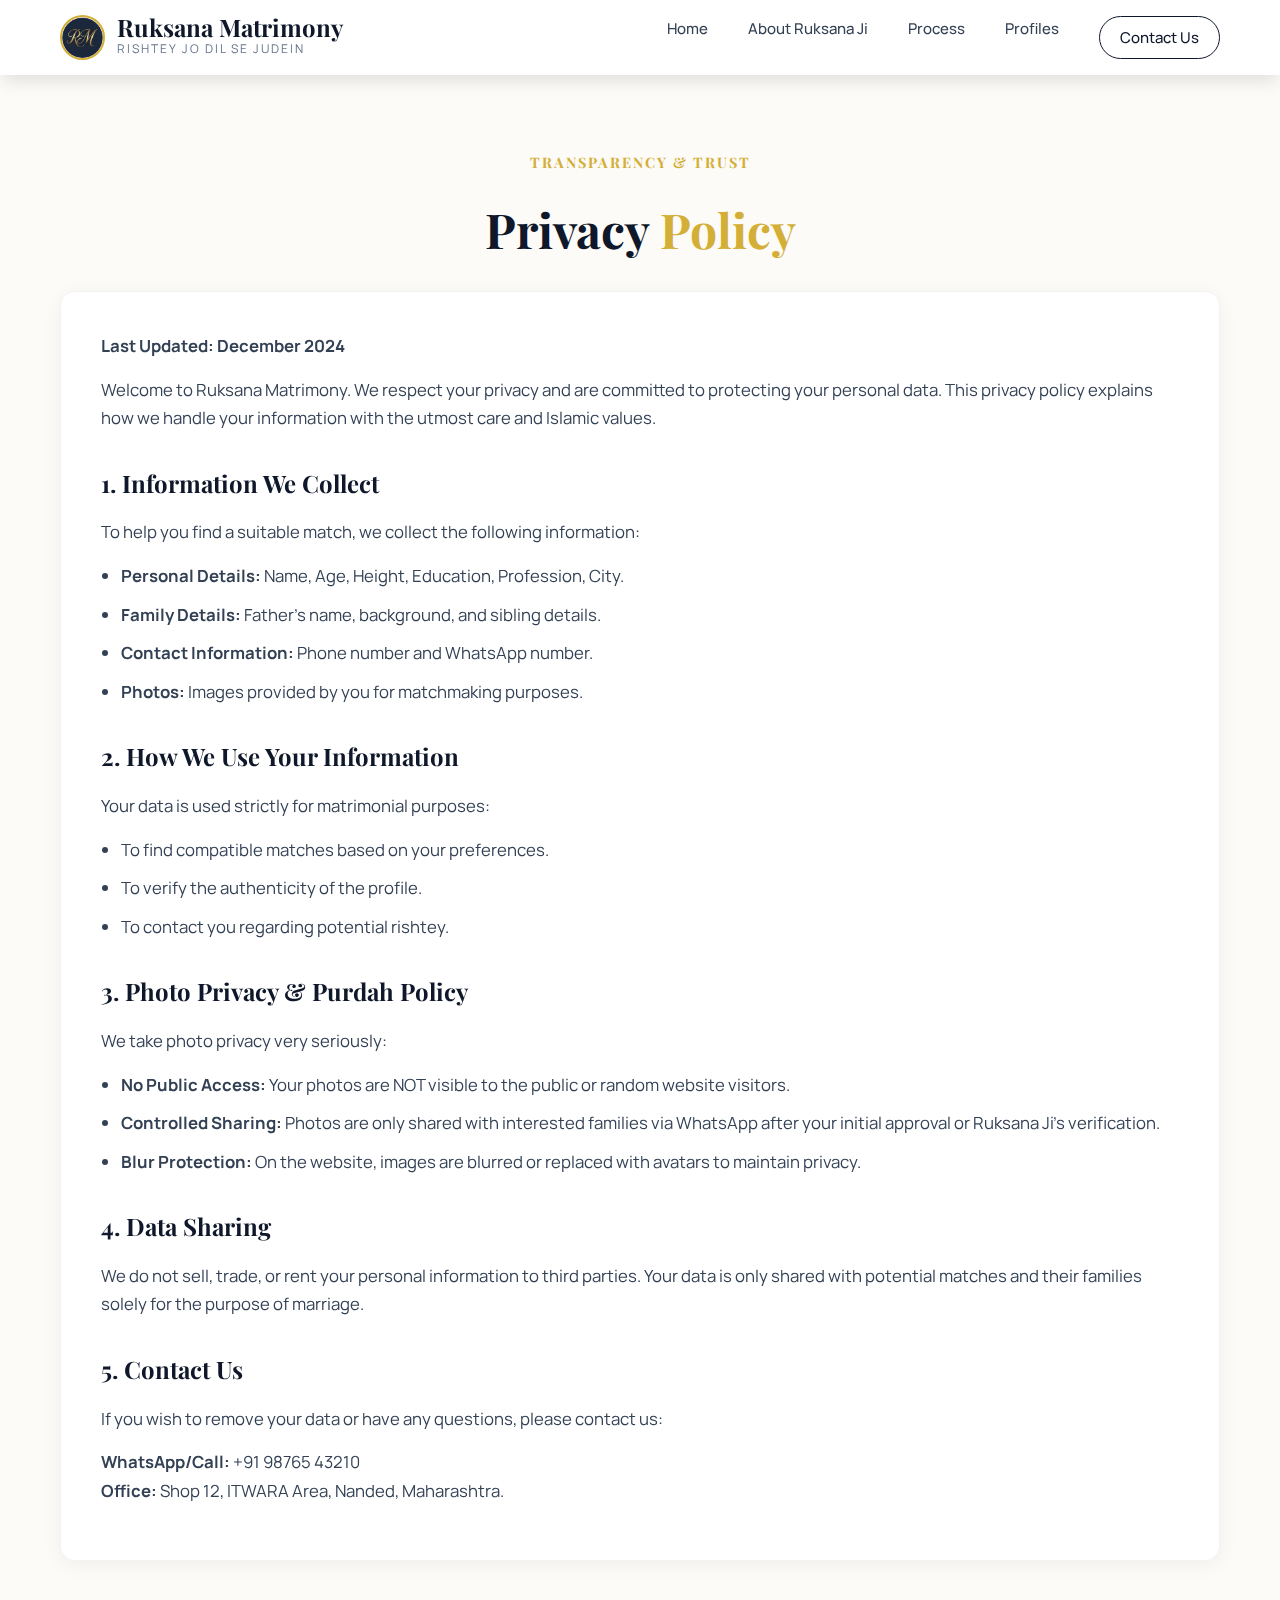
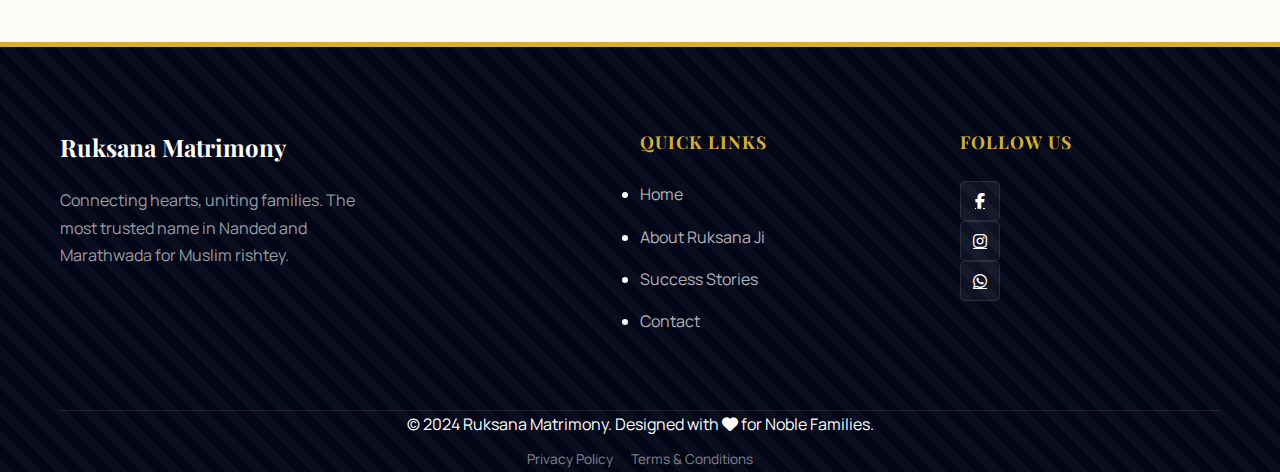
<file: privacy-policy.html>
<!DOCTYPE html>
<html lang="en">
<head>
    <meta charset="UTF-8">
    <meta name="viewport" content="width=device-width, initial-scale=1.0">
    <title>Privacy Policy - Ruksana Matrimony</title>
    <link rel="stylesheet" href="https://fonts.googleapis.com/css2?family=Playfair+Display:ital,wght@0,400;0,600;0,700;1,400&family=Manrope:wght@300;400;500;600&display=swap">
    <link rel="stylesheet" href="https://cdnjs.cloudflare.com/ajax/libs/font-awesome/6.4.0/css/all.min.css">
    <link rel="stylesheet" href="style.css">
    <link rel="icon" type="image/webp" href="favicon.webp">
    <style>
        /* Specific Styles for Legal Pages */
        .legal-section {
            padding: 150px 0 80px; /* Top padding fixed header ke liye */
            min-height: 80vh;
        }
        .legal-content {
            background: #fff;
            padding: 40px;
            border-radius: 15px;
            box-shadow: 0 4px 20px rgba(0,0,0,0.05);
            border: 1px solid rgba(0,0,0,0.05);
        }
        .legal-content h3 {
            color: var(--primary);
            margin-top: 30px;
            margin-bottom: 15px;
            font-size: 1.5rem;
        }
        .legal-content p, .legal-content ul {
            color: var(--text-main);
            margin-bottom: 15px;
            font-size: 1.05rem;
        }
        .legal-content ul {
            padding-left: 20px;
        }
        .legal-content li {
            margin-bottom: 10px;
        }
    </style>
</head>
<body>

    <header id="mainHeader" class="scrolled"> <div class="container header-container">
             <div class="logo">
                 <div class="logo-icon-box" style="background: transparent; border: none; box-shadow: none; padding: 0;">
                  <img src="favicon.webp" alt="RM Logo" style="width: 45px; height: 45px; border-radius: 50%; object-fit: cover; border: 2px solid var(--accent);">
                 </div>
    
             <div class="logo-text-group">
              <span class="logo-text">Ruksana Matrimony</span>
              <span class="logo-tagline">Rishtey Jo Dil Se Judein</span>
         </div>
       </div>
            
            <button class="mobile-menu-btn" id="mobileMenuBtn" style="color: var(--primary);">
                <i class="fas fa-bars"></i>
            </button>
            
            <nav class="nav-links" id="navLinks">
                <a href="index.html#home">Home</a>
                <a href="index.html#founder">About Ruksana Ji</a>
                <a href="index.html#process">Process</a>
                <a href="index.html#profiles">Profiles</a>
                <a href="index.html#contact" class="nav-cta">Contact Us</a>
            </nav>
        </div>
    </header>

    <section class="legal-section">
        <div class="container">
            <div class="section-header text-center">
                <h4 class="section-subtitle">Transparency & Trust</h4>
                <h2 class="section-title">Privacy <span class="highlight">Policy</span></h2>
            </div>

            <div class="legal-content fade-up">
                <p><strong>Last Updated: December 2024</strong></p>
                <p>Welcome to Ruksana Matrimony. We respect your privacy and are committed to protecting your personal data. This privacy policy explains how we handle your information with the utmost care and Islamic values.</p>

                <h3>1. Information We Collect</h3>
                <p>To help you find a suitable match, we collect the following information:</p>
                <ul>
                    <li><strong>Personal Details:</strong> Name, Age, Height, Education, Profession, City.</li>
                    <li><strong>Family Details:</strong> Father's name, background, and sibling details.</li>
                    <li><strong>Contact Information:</strong> Phone number and WhatsApp number.</li>
                    <li><strong>Photos:</strong> Images provided by you for matchmaking purposes.</li>
                </ul>

                <h3>2. How We Use Your Information</h3>
                <p>Your data is used strictly for matrimonial purposes:</p>
                <ul>
                    <li>To find compatible matches based on your preferences.</li>
                    <li>To verify the authenticity of the profile.</li>
                    <li>To contact you regarding potential rishtey.</li>
                </ul>

                <h3>3. Photo Privacy & Purdah Policy</h3>
                <p>We take photo privacy very seriously:</p>
                <ul>
                    <li><strong>No Public Access:</strong> Your photos are NOT visible to the public or random website visitors.</li>
                    <li><strong>Controlled Sharing:</strong> Photos are only shared with interested families via WhatsApp after your initial approval or Ruksana Ji's verification.</li>
                    <li><strong>Blur Protection:</strong> On the website, images are blurred or replaced with avatars to maintain privacy.</li>
                </ul>

                <h3>4. Data Sharing</h3>
                <p>We do not sell, trade, or rent your personal information to third parties. Your data is only shared with potential matches and their families solely for the purpose of marriage.</p>

                <h3>5. Contact Us</h3>
                <p>If you wish to remove your data or have any questions, please contact us:</p>
                <p><strong>WhatsApp/Call:</strong> +91 98765 43210<br>
                <strong>Office:</strong> Shop 12, ITWARA Area, Nanded, Maharashtra.</p>
            </div>
        </div>
    </section>

    <footer>
        <div class="container">
            <div class="footer-content">
                <div class="footer-brand">
                    <h2>Ruksana Matrimony</h2>
                    <p>Connecting hearts, uniting families. The most trusted name in Nanded and Marathwada for Muslim rishtey.</p>
                </div>
                <div class="footer-links">
                    <h3>Quick Links</h3>
                    <ul>
                        <li><a href="index.html#home">Home</a></li>
                        <li><a href="index.html#founder">About Ruksana Ji</a></li>
                        <li><a href="index.html#success">Success Stories</a></li>
                        <li><a href="index.html#contact">Contact</a></li>
                    </ul>
                </div>
                <div class="footer-social">
                    <h3>Follow Us</h3>
                    <div class="social-icons">
                        <a href="#"><i class="fab fa-facebook-f"></i></a>
                        <a href="#"><i class="fab fa-instagram"></i></a>
                        <a href="#"><i class="fab fa-whatsapp"></i></a>
                    </div>
                </div>
            </div>
                <div class="footer-bottom" style="display: flex; flex-direction: column; align-items: center; gap: 10px;">
    <p>© 2024 Ruksana Matrimony. Designed with <i class="fas fa-heart"></i> for Noble Families.</p>
    <div style="font-size: 0.85rem;">
        <a href="privacy-policy.html" style="color: rgba(255,255,255,0.5); text-decoration: none; margin-right: 15px;">Privacy Policy</a>
        <a href="terms-conditions.html" style="color: rgba(255,255,255,0.5); text-decoration: none;">Terms & Conditions</a>
    </div>
        </div>
    </footer>
    
    <script src="script.js"></script>
</body>
</html>
</file>
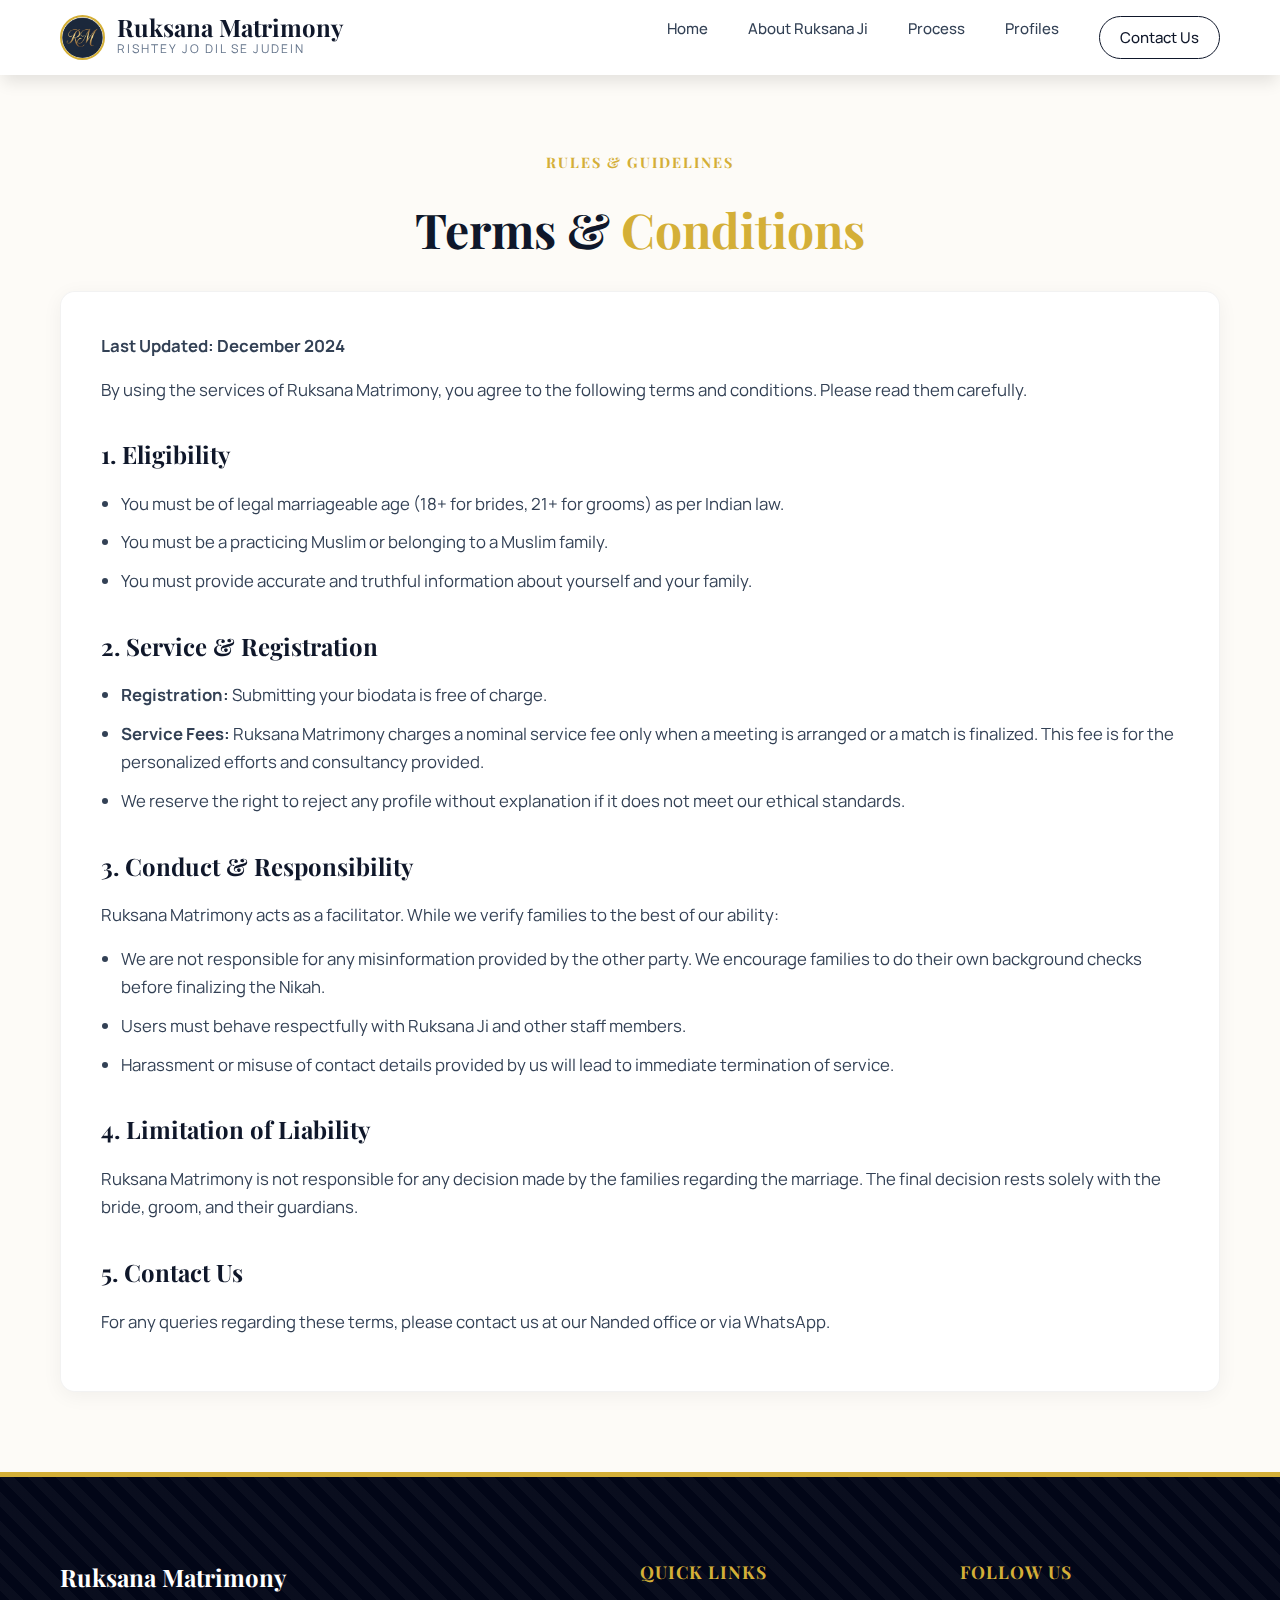
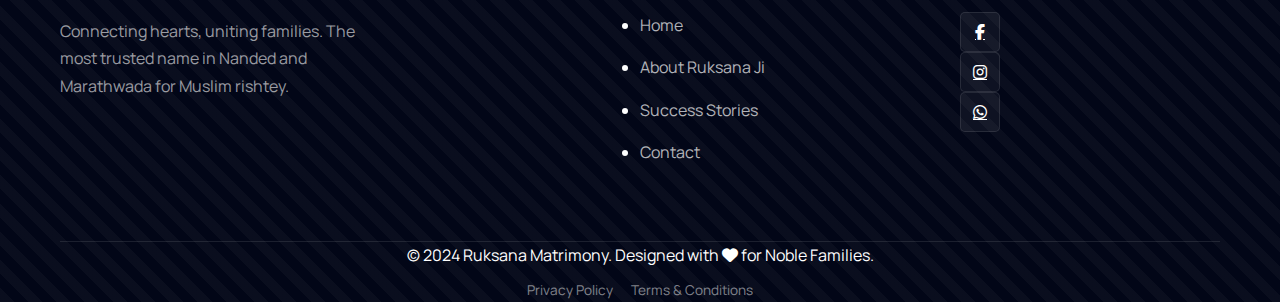
<file: terms-conditions.html>
<!DOCTYPE html>
<html lang="en">
<head>
    <meta charset="UTF-8">
    <meta name="viewport" content="width=device-width, initial-scale=1.0">
    <title>Terms & Conditions - Ruksana Matrimony</title>
    <link rel="stylesheet" href="https://fonts.googleapis.com/css2?family=Playfair+Display:ital,wght@0,400;0,600;0,700;1,400&family=Manrope:wght@300;400;500;600&display=swap">
    <link rel="stylesheet" href="https://cdnjs.cloudflare.com/ajax/libs/font-awesome/6.4.0/css/all.min.css">
    <link rel="stylesheet" href="style.css">
    <link rel="icon" type="image/webp" href="favicon.webp">
    <style>
        /* Specific Styles for Legal Pages */
        .legal-section {
            padding: 150px 0 80px;
            min-height: 80vh;
        }
        .legal-content {
            background: #fff;
            padding: 40px;
            border-radius: 15px;
            box-shadow: 0 4px 20px rgba(0,0,0,0.05);
            border: 1px solid rgba(0,0,0,0.05);
        }
        .legal-content h3 {
            color: var(--primary);
            margin-top: 30px;
            margin-bottom: 15px;
            font-size: 1.5rem;
        }
        .legal-content p, .legal-content ul {
            color: var(--text-main);
            margin-bottom: 15px;
            font-size: 1.05rem;
        }
        .legal-content ul {
            padding-left: 20px;
        }
        .legal-content li {
            margin-bottom: 10px;
        }
    </style>
</head>
<body>

    <header id="mainHeader" class="scrolled">
        <div class="container header-container">
             <div class="logo">
                 <div class="logo-icon-box" style="background: transparent; border: none; box-shadow: none; padding: 0;">
                  <img src="favicon.webp" alt="RM Logo" style="width: 45px; height: 45px; border-radius: 50%; object-fit: cover; border: 2px solid var(--accent);">
                 </div>
    
             <div class="logo-text-group">
              <span class="logo-text">Ruksana Matrimony</span>
              <span class="logo-tagline">Rishtey Jo Dil Se Judein</span>
         </div>
       </div>
            
            <button class="mobile-menu-btn" id="mobileMenuBtn" style="color: var(--primary);">
                <i class="fas fa-bars"></i>
            </button>
            
            <nav class="nav-links" id="navLinks">
                <a href="index.html#home">Home</a>
                <a href="index.html#founder">About Ruksana Ji</a>
                <a href="index.html#process">Process</a>
                <a href="index.html#profiles">Profiles</a>
                <a href="index.html#contact" class="nav-cta">Contact Us</a>
            </nav>
        </div>
    </header>

    <section class="legal-section">
        <div class="container">
            <div class="section-header text-center">
                <h4 class="section-subtitle">Rules & Guidelines</h4>
                <h2 class="section-title">Terms & <span class="highlight">Conditions</span></h2>
            </div>

            <div class="legal-content fade-up">
                <p><strong>Last Updated: December 2024</strong></p>
                <p>By using the services of Ruksana Matrimony, you agree to the following terms and conditions. Please read them carefully.</p>

                <h3>1. Eligibility</h3>
                <ul>
                    <li>You must be of legal marriageable age (18+ for brides, 21+ for grooms) as per Indian law.</li>
                    <li>You must be a practicing Muslim or belonging to a Muslim family.</li>
                    <li>You must provide accurate and truthful information about yourself and your family.</li>
                </ul>

                <h3>2. Service & Registration</h3>
                <ul>
                    <li><strong>Registration:</strong> Submitting your biodata is free of charge.</li>
                    <li><strong>Service Fees:</strong> Ruksana Matrimony charges a nominal service fee only when a meeting is arranged or a match is finalized. This fee is for the personalized efforts and consultancy provided.</li>
                    <li>We reserve the right to reject any profile without explanation if it does not meet our ethical standards.</li>
                </ul>

                <h3>3. Conduct & Responsibility</h3>
                <p>Ruksana Matrimony acts as a facilitator. While we verify families to the best of our ability:</p>
                <ul>
                    <li>We are not responsible for any misinformation provided by the other party. We encourage families to do their own background checks before finalizing the Nikah.</li>
                    <li>Users must behave respectfully with Ruksana Ji and other staff members.</li>
                    <li>Harassment or misuse of contact details provided by us will lead to immediate termination of service.</li>
                </ul>

                <h3>4. Limitation of Liability</h3>
                <p>Ruksana Matrimony is not responsible for any decision made by the families regarding the marriage. The final decision rests solely with the bride, groom, and their guardians.</p>

                <h3>5. Contact Us</h3>
                <p>For any queries regarding these terms, please contact us at our Nanded office or via WhatsApp.</p>
            </div>
        </div>
    </section>

    <footer>
        <div class="container">
            <div class="footer-content">
                <div class="footer-brand">
                    <h2>Ruksana Matrimony</h2>
                    <p>Connecting hearts, uniting families. The most trusted name in Nanded and Marathwada for Muslim rishtey.</p>
                </div>
                <div class="footer-links">
                    <h3>Quick Links</h3>
                    <ul>
                        <li><a href="index.html#home">Home</a></li>
                        <li><a href="index.html#founder">About Ruksana Ji</a></li>
                        <li><a href="index.html#success">Success Stories</a></li>
                        <li><a href="index.html#contact">Contact</a></li>
                    </ul>
                </div>
                <div class="footer-social">
                    <h3>Follow Us</h3>
                    <div class="social-icons">
                        <a href="#"><i class="fab fa-facebook-f"></i></a>
                        <a href="#"><i class="fab fa-instagram"></i></a>
                        <a href="#"><i class="fab fa-whatsapp"></i></a>
                    </div>
                </div>
            </div>
               <div class="footer-bottom" style="display: flex; flex-direction: column; align-items: center; gap: 10px;">
    <p>© 2024 Ruksana Matrimony. Designed with <i class="fas fa-heart"></i> for Noble Families.</p>
    <div style="font-size: 0.85rem;">
        <a href="privacy-policy.html" style="color: rgba(255,255,255,0.5); text-decoration: none; margin-right: 15px;">Privacy Policy</a>
        <a href="terms-conditions.html" style="color: rgba(255,255,255,0.5); text-decoration: none;">Terms & Conditions</a>
    </div>
        </div>
    </footer>
    
    <script src="script.js"></script>
</body>
</html>
</file>
<file: style.css>
:root {
    /* Premium Color Palette */
    --primary: #0f172a;        /* Royal Navy Blue */
    --secondary: #1e293b;      /* Darker Blue for Cards */
    --accent: #d4af37;         /* Luxury Gold */
    --accent-light: #f3e5ab;   /* Light Gold */
    --accent-hover: #b4941f;   /* Darker Gold for hover */
    --text-main: #334155;      /* Dark Slate for text */
    --text-light: #64748b;     /* Lighter Slate */
    --white: #ffffff;
    --off-white: #f8fafc;
    --success: #10b981;
    
    /* Effects */
    --shadow-sm: 0 4px 6px -1px rgba(0, 0, 0, 0.1);
    --shadow-md: 0 10px 15px -3px rgba(0, 0, 0, 0.1);
    --shadow-lg: 0 20px 25px -5px rgba(0, 0, 0, 0.1), 0 8px 10px -6px rgba(0, 0, 0, 0.1);
    --glow: 0 0 20px rgba(212, 175, 55, 0.4);
    
    /* Typography */
    --font-heading: 'Playfair Display', serif;
    --font-body: 'Manrope', sans-serif;
}

* {
    margin: 0;
    padding: 0;
    box-sizing: border-box;
}

html {
    scroll-behavior: smooth;
}

body {
    font-family: var(--font-body);
    background-color: var(--off-white);
    color: var(--text-main);
    line-height: 1.7;
    overflow-x: hidden;
}

h1, h2, h3, h4, h5 {
    font-family: var(--font-heading);
    color: var(--primary);
    font-weight: 700;
}

.container {
    max-width: 1200px;
    margin: 0 auto;
    padding: 0 20px;
}

/* --- Buttons with Shimmer Animation --- */
.btn {
    display: inline-flex;
    align-items: center;
    gap: 10px;
    padding: 14px 35px;
    border-radius: 50px;
    font-weight: 600;
    text-decoration: none;
    transition: all 0.4s cubic-bezier(0.4, 0, 0.2, 1);
    text-transform: uppercase;
    font-size: 0.9rem;
    letter-spacing: 0.5px;
    position: relative;
    overflow: hidden;
    z-index: 1;
}

.btn-primary {
    background: linear-gradient(135deg, var(--primary), var(--secondary));
    color: var(--white);
    border: 1px solid rgba(255,255,255,0.1);
    box-shadow: 0 10px 20px rgba(15, 23, 42, 0.3);
}

.btn-primary:hover {
    transform: translateY(-3px);
    box-shadow: 0 15px 30px rgba(15, 23, 42, 0.5);
    background: var(--primary);
}

.btn-gold {
    background: linear-gradient(135deg, var(--accent), #eec044);
    color: var(--primary);
    font-weight: 800;
}

.btn-gold:hover {
    background: var(--white);
    color: var(--primary);
    box-shadow: 0 0 15px var(--accent);
}

/* Shimmer Effect for Premium Feel */
.shimmer-btn::after {
    content: "";
    position: absolute;
    top: 0;
    left: -100%;
    width: 100%;
    height: 100%;
    background: linear-gradient(
        90deg,
        transparent,
        rgba(255, 255, 255, 0.4),
        transparent
    );
    transition: 0.5s;
    z-index: -1;
}

.shimmer-btn:hover::after {
    left: 100%;
    transition: 0.7s ease-in-out;
}

.btn-outline {
    border: 2px solid var(--white);
    color: var(--white);
    background: transparent;
}

.btn-outline:hover {
    background: var(--white);
    color: var(--primary);
}


/* --- Header --- */
header {
    position: fixed;
    top: 0;
    width: 100%;
    z-index: 1000;
    padding: 20px 0;
    transition: all 0.4s ease;
    background: linear-gradient(to bottom, rgba(0,0,0,0.8), transparent);
}

header.scrolled {
    background: rgba(255, 255, 255, 0.98);
    padding: 15px 0;
    box-shadow: var(--shadow-md);
}

.header-container {
    display: flex;
    justify-content: space-between;
    align-items: center;
}

.logo {
    display: flex;
    align-items: center;
    gap: 12px;
}

.logo-icon-box {
    width: 45px;
    height: 45px;
    background: var(--accent);
    color: var(--primary);
    display: flex;
    align-items: center;
    justify-content: center;
    border-radius: 50%;
    font-size: 20px;
    box-shadow: 0 0 10px rgba(212, 175, 55, 0.5);
}

.logo-text-group {
    display: flex;
    flex-direction: column;
}

.logo-text {
    font-family: var(--font-heading);
    font-size: 1.5rem;
    font-weight: 700;
    color: var(--white);
    line-height: 1;
}

header.scrolled .logo-text {
    color: var(--primary);
}

.logo-tagline {
    font-size: 0.75rem;
    color: var(--accent-light);
    text-transform: uppercase;
    letter-spacing: 2px;
}

header.scrolled .logo-tagline {
    color: var(--text-light);
}

.nav-links {
    display: flex;
    gap: 40px;
}

.nav-links a {
    text-decoration: none;
    color: rgba(255, 255, 255, 0.9);
    font-weight: 500;
    font-size: 15px;
    position: relative;
    transition: color 0.3s;
}

header.scrolled .nav-links a {
    color: var(--text-main);
}

.nav-links a::after {
    content: '';
    position: absolute;
    bottom: -5px;
    left: 0;
    width: 0;
    height: 2px;
    background: var(--accent);
    transition: width 0.3s;
}

.nav-links a:hover::after,
.nav-links a.active::after {
    width: 100%;
}

.nav-links .nav-cta {
    padding: 8px 20px;
    border: 1px solid var(--accent);
    border-radius: 30px;
    color: var(--accent) !important;
}

header.scrolled .nav-links .nav-cta {
    border-color: var(--primary);
    color: var(--primary) !important;
}

.nav-links .nav-cta:hover {
    background: var(--accent);
    color: var(--white) !important;
}

.mobile-menu-btn {
    display: none;
    background: none;
    border: none;
    color: var(--white);
    font-size: 24px;
    cursor: pointer;
}

header.scrolled .mobile-menu-btn {
    color: var(--primary);
}

/* --- Hero Section --- */
.hero {
    /* Height fix: min-height use karenge taaki mobile par kate nahi */
    min-height: 100vh; 
    height: auto; 
    background: url('https://images.unsplash.com/photo-1583939003579-730e3918a45a?ixlib=rb-4.0.3&auto=format&fit=crop&w=1920&q=80') no-repeat center center/cover;
    background-attachment: fixed;
    position: relative;
    display: flex;
    align-items: center; /* Center vertically */
    justify-content: center;
    overflow: hidden;
    /* Header ke liye jagah banayi taaki overlap na ho */
    padding-top: 120px; 
    padding-bottom: 50px;
}

@media (max-width: 768px) {
    .hero { background-attachment: scroll; }
}

.hero-overlay {
    position: absolute;
    top: 0;
    left: 0;
    width: 100%;
    height: 100%;
    /* Isse background dark ho jayega aur text pop karega */
    background: linear-gradient(135deg, rgba(0, 0, 0, 0.85) 0%, rgba(15, 23, 42, 0.8) 100%);
    z-index: 1;
}

.hero-content {
    position: relative;
    z-index: 2;
    text-align: center;
    max-width: 900px;
    margin: 0 auto;
    width: 100%;
}

.hero-badge {
    display: inline-block;
    padding: 8px 25px;
    background: rgba(255, 255, 255, 0.1);
    backdrop-filter: blur(5px);
    border: 1px solid var(--accent);
    border-radius: 30px;
    color: var(--accent-light);
    font-size: 0.9rem;
    letter-spacing: 1px;
    margin-bottom: 25px;
    text-transform: uppercase;
}

.hero h1 {
    font-size: 4.5rem;
    line-height: 1.1;
    color: var(--white);
    margin-bottom: 25px;
}

.hero p {
    font-size: 1.25rem;
    color: rgba(255, 255, 255, 0.85);
    margin-bottom: 40px;
    max-width: 650px;
    margin-left: auto;
    margin-right: auto;
}

/* Floating Shapes */
.floating-shape {
    position: absolute;
    border-radius: 50%;
    background: radial-gradient(circle, var(--accent) 0%, transparent 70%);
    opacity: 0.15;
    filter: blur(40px);
    z-index: 1;
    animation: float 8s infinite ease-in-out;
}

.shape-1 { width: 350px; height: 350px; top: -50px; left: -50px; }
.shape-2 { width: 450px; height: 450px; bottom: -100px; right: -100px; animation-delay: 4s; }

@keyframes float {
    0%, 100% { transform: translate(0, 0); }
    50% { transform: translate(30px, -30px); }
}

/* --- Stats Section --- */
.stats {
    margin-top: -80px;
    position: relative;
    z-index: 10;
    padding-bottom: 60px;
}

.stats-wrapper {
    background: var(--white);
    border-radius: 15px;
    padding: 40px;
    display: flex;
    justify-content: space-around;
    align-items: center;
    box-shadow: var(--shadow-lg);
    border-bottom: 5px solid var(--accent);
}

.stat-card {
    display: flex;
    align-items: center;
    gap: 20px;
}

.stat-icon-wrapper {
    width: 65px;
    height: 65px;
    border-radius: 50%;
    background: rgba(212, 175, 55, 0.1);
    display: flex;
    align-items: center;
    justify-content: center;
    color: var(--accent);
    font-size: 26px;
    border: 1px solid rgba(212, 175, 55, 0.3);
}

.pulse-anim {
    animation: pulse-glow 2s infinite;
}

@keyframes pulse-glow {
    0% { box-shadow: 0 0 0 0 rgba(212, 175, 55, 0.4); }
    70% { box-shadow: 0 0 0 10px rgba(212, 175, 55, 0); }
    100% { box-shadow: 0 0 0 0 rgba(212, 175, 55, 0); }
}

.stat-number {
    font-family: var(--font-heading);
    font-size: 2.5rem;
    font-weight: 700;
    color: var(--primary);
    line-height: 1;
}

.stat-text {
    color: var(--text-light);
    font-size: 0.9rem;
    text-transform: uppercase;
    font-weight: 600;
}

.stat-divider {
    width: 1px;
    height: 60px;
    background: #e2e8f0;
}

/* --- General Section Styles --- */
section {
    padding: 100px 0;
}

.section-subtitle {
    color: var(--accent);
    text-transform: uppercase;
    letter-spacing: 2px;
    font-size: 0.9rem;
    margin-bottom: 15px;
    display: block;
}

.section-title {
    font-size: 3rem;
    margin-bottom: 20px;
    position: relative;
    color: var(--primary);
}

.highlight {
    color: var(--accent);
    position: relative;
    z-index: 1;
}

.text-center { text-align: center; }

/* --- About Section --- */
.about-grid {
    display: grid;
    grid-template-columns: 1fr 1fr;
    gap: 80px;
    align-items: center;
}

.about-image-wrapper {
    position: relative;
    transition: transform 0.5s ease;
}

.about-image-wrapper:hover {
    transform: scale(1.02);
}

.about-img-placeholder {
    width: 100%;
    height: 520px;
    border-radius: 20px;
    position: relative;
    overflow: hidden;
    display: flex;
    align-items: center;
    justify-content: center;
    font-size: 100px;
    color: rgba(255,255,255,0.2);
    gap: 20px;
    background: linear-gradient(135deg, var(--secondary), var(--primary));
    box-shadow: var(--shadow-lg);
}

.experience-badge {
    position: absolute;
    bottom: 40px;
    right: -30px;
    background: var(--white);
    padding: 25px;
    border-radius: 10px;
    box-shadow: var(--shadow-lg);
    text-align: center;
    border: 2px solid var(--accent);
}

.experience-badge .years {
    display: block;
    font-family: var(--font-heading);
    font-size: 3rem;
    font-weight: 700;
    color: var(--accent);
    line-height: 1;
}

.experience-badge .text {
    font-size: 0.8rem;
    text-transform: uppercase;
    font-weight: 600;
    color: var(--primary);
}

.feature-list {
    list-style: none;
    margin-top: 35px;
}

.feature-list li {
    display: flex;
    gap: 20px;
    margin-bottom: 25px;
    align-items: flex-start;
}

.feature-list i {
    font-size: 24px;
    color: var(--accent);
    margin-top: 5px;
    background: #fff;
    padding: 10px;
    border-radius: 50%;
    box-shadow: 0 4px 10px rgba(0,0,0,0.05);
}

.feature-list h5 {
    margin-bottom: 5px;
    font-size: 1.1rem;
}

/* --- Process Section --- */
.process {
    background: var(--white);
    position: relative;
}

.process::before {
    content: '';
    position: absolute;
    top: 0; left: 0; width: 100%; height: 100%;
    background-image: radial-gradient(var(--accent) 0.5px, transparent 0.5px);
    background-size: 20px 20px;
    opacity: 0.1;
    pointer-events: none;
}

.process-steps {
    display: flex;
    justify-content: space-between;
    align-items: flex-start;
    margin-top: 60px;
}

.step-card {
    text-align: center;
    flex: 1;
    position: relative;
    padding: 0 15px;
    transition: 0.3s;
}

.step-card:hover {
    transform: translateY(-10px);
}

.step-number {
    font-size: 4rem;
    font-weight: 900;
    color: #f1f5f9;
    position: absolute;
    top: -40px;
    left: 50%;
    transform: translateX(-50%);
    z-index: 0;
}

.step-icon {
    width: 90px;
    height: 90px;
    background: var(--primary);
    border-radius: 50%;
    display: flex;
    align-items: center;
    justify-content: center;
    margin: 0 auto 20px;
    color: var(--accent);
    font-size: 32px;
    position: relative;
    z-index: 1;
    box-shadow: 0 0 0 8px var(--white), 0 10px 20px rgba(0,0,0,0.1);
}

.step-card h3 {
    font-size: 1.3rem;
    margin-bottom: 10px;
    position: relative;
    z-index: 1;
}

.step-connector {
    flex-grow: 1;
    height: 2px;
    background: #e2e8f0;
    margin-top: 45px;
    position: relative;
    z-index: 0;
}

/* --- Cities Section --- */
.cities {
    background-color: var(--off-white);
}

.cities-grid {
    display: grid;
    grid-template-columns: repeat(auto-fit, minmax(300px, 1fr));
    gap: 30px;
    margin-top: 50px;
}

.city-item {
    background: var(--white);
    padding: 35px;
    border-radius: 15px;
    display: flex;
    justify-content: space-between;
    align-items: center;
    box-shadow: var(--shadow-sm);
    transition: all 0.3s ease;
    border-left: 5px solid transparent;
}

.city-item:hover {
    transform: translateY(-8px);
    box-shadow: var(--shadow-lg);
    border-left: 5px solid var(--accent);
}

.city-content h3 {
    font-size: 1.4rem;
    margin-bottom: 5px;
}

.city-content p {
    font-size: 0.9rem;
    color: var(--text-light);
}

.city-item i {
    font-size: 30px;
    color: #e2e8f0;
    transition: 0.3s;
}

.city-item:hover i {
    color: var(--accent);
}

/* --- Success/Testimonials --- */
.success {
    background-color: var(--white);
}

.testimonials-grid {
    display: grid;
    grid-template-columns: repeat(auto-fit, minmax(320px, 1fr));
    gap: 40px;
    margin-top: 60px;
}

.testimonial-card {
    background: var(--off-white);
    padding: 40px;
    border-radius: 20px;
    position: relative;
    transition: 0.4s;
    border: 1px solid transparent;
}

.testimonial-card:hover {
    background: var(--primary);
    transform: translateY(-10px);
    border-color: var(--accent);
    box-shadow: var(--shadow-lg);
}

.testimonial-card:hover * {
    color: var(--white);
}

.testimonial-card:hover .reviewer span {
    color: rgba(255,255,255,0.6);
}

.quote-icon {
    font-size: 40px;
    color: var(--accent);
    margin-bottom: 20px;
    opacity: 0.4;
}

.review-text {
    font-size: 1.1rem;
    font-style: italic;
    margin-bottom: 30px;
}

.reviewer {
    display: flex;
    align-items: center;
    gap: 15px;
}

.reviewer .avatar {
    width: 55px;
    height: 55px;
    background: var(--accent);
    color: var(--primary);
    border-radius: 50%;
    display: flex;
    align-items: center;
    justify-content: center;
    font-weight: 700;
    border: 2px solid var(--white);
}

.reviewer h5 {
    font-size: 1.1rem;
    margin-bottom: 2px;
}

/* --- Premium CTA --- */
.premium-cta {
    background: url('https://images.unsplash.com/photo-1542038784456-1ea8e935640e?ixlib=rb-4.0.3&auto=format&fit=crop&w=1920&q=80') center/cover fixed;
    position: relative;
    padding: 120px 0;
}

.premium-cta::before {
    content: '';
    position: absolute;
    top: 0;
    left: 0;
    width: 100%;
    height: 100%;
    background: linear-gradient(rgba(15, 23, 42, 0.9), rgba(15, 23, 42, 0.8));
}

.cta-box {
    position: relative;
    z-index: 2;
    text-align: center;
    color: var(--white);
    max-width: 800px;
    margin: 0 auto;
}

.cta-box h2 {
    color: var(--white);
    margin-bottom: 20px;
    font-size: 3rem;
}

.cta-box p {
    font-size: 1.25rem;
    opacity: 0.95;
    margin-bottom: 40px;
}

.features-row {
    display: flex;
    justify-content: center;
    gap: 30px;
    margin-bottom: 40px;
    flex-wrap: wrap;
}

.features-row span {
    display: flex;
    align-items: center;
    gap: 10px;
    font-weight: 500;
    font-size: 1.1rem;
}

.features-row i {
    color: var(--accent);
}

/* --- Contact Section --- */
.contact-wrapper {
    display: grid;
    grid-template-columns: 1fr 1.3fr;
    gap: 0;
    background: var(--white);
    border-radius: 20px;
    box-shadow: var(--shadow-lg);
    overflow: hidden;
}

.contact-info {
    background: var(--primary);
    padding: 60px;
    color: var(--white);
    position: relative;
    overflow: hidden;
}

/* Islamic Geometric Pattern hint */
.contact-info::after {
    content: '';
    position: absolute;
    top:0; left:0; width:100%; height:100%;
    background: radial-gradient(circle, transparent 20%, var(--primary) 20%, var(--primary) 80%, transparent 80%, transparent), radial-gradient(circle, transparent 20%, var(--primary) 20%, var(--primary) 80%, transparent 80%, transparent) 25px 25px, linear-gradient(#d4af37 2px, transparent 2px) 0 -1px, linear-gradient(90deg, #d4af37 2px, transparent 2px) -1px 0;
    background-size: 50px 50px, 50px 50px, 25px 25px, 25px 25px;
    opacity: 0.05;
}

.contact-info h2 {
    color: var(--white);
    margin-bottom: 20px;
    position: relative;
    z-index: 1;
}

.contact-info p {
    color: rgba(255, 255, 255, 0.7);
    margin-bottom: 40px;
    position: relative;
    z-index: 1;
}

.info-item {
    display: flex;
    gap: 20px;
    margin-bottom: 30px;
    position: relative;
    z-index: 1;
}

.info-item .icon-box {
    width: 50px;
    height: 50px;
    background: rgba(255, 255, 255, 0.1);
    border-radius: 50%;
    display: flex;
    align-items: center;
    justify-content: center;
    color: var(--accent);
    flex-shrink: 0;
    border: 1px solid rgba(212, 175, 55, 0.3);
}

.info-item h5 {
    color: var(--white);
    font-size: 1.1rem;
    margin-bottom: 5px;
}

.contact-form-wrapper {
    padding: 60px;
}

.input-group {
    position: relative;
    margin-bottom: 35px;
}

.input-group input,
.input-group textarea {
    width: 100%;
    padding: 12px 0;
    border: none;
    border-bottom: 2px solid #e2e8f0;
    background: transparent;
    font-size: 1.05rem;
    font-family: var(--font-body);
    outline: none;
    transition: 0.3s;
}

.input-group label {
    position: absolute;
    top: 12px;
    left: 0;
    color: var(--text-light);
    transition: 0.3s;
    pointer-events: none;
}

.input-group input:focus,
.input-group input:not(:placeholder-shown),
.input-group textarea:focus,
.input-group textarea:not(:placeholder-shown) {
    border-color: var(--accent);
}

.input-group input:focus + label,
.input-group input:not(:placeholder-shown) + label,
.input-group textarea:focus + label,
.input-group textarea:not(:placeholder-shown) + label {
    top: -20px;
    font-size: 0.85rem;
    color: var(--accent);
    font-weight: 600;
}

/* --- Footer --- */
footer {
    background: #020617; /* Even Darker Blue */
    color: var(--white);
    padding: 80px 0 0;
}

.footer-content {
    display: grid;
    grid-template-columns: 2fr 1fr 1fr;
    gap: 60px;
    padding-bottom: 60px;
    border-bottom: 1px solid rgba(255, 255, 255, 0.1);
}

.footer-brand h2 {
    color: var(--white);
    margin-bottom: 20px;
}

.footer-brand p {
    color: rgba(255, 255, 255, 0.6);
    max-width: 300px;
}

.footer-links h3,
.footer-social h3 {
    color: var(--accent);
    font-size: 1.1rem;
    margin-bottom: 25px;
    text-transform: uppercase;
    letter-spacing: 1px;
}

.footer-links a {
    display: block;
    color: rgba(255, 255, 255, 0.7);
    text-decoration: none;
    margin-bottom: 15px;
    transition: 0.3s;
}

.footer-links a:hover {
    color: var(--accent);
    padding-left: 5px;
}

.social-icons a {
    width: 40px;
    height: 40px;
    background: rgba(255, 255, 255, 0.05);
    display: flex;
    align-items: center;
    justify-content: center;
    border-radius: 5px;
    color: var(--white);
    transition: 0.3s;
    border: 1px solid rgba(255,255,255,0.1);
}

.social-icons a:hover {
    background: var(--accent);
    color: var(--primary);
    transform: translateY(-5px);
}

/* --- Mobile Responsive --- */
@media (max-width: 992px) {
    .hero h1 { font-size: 3.5rem; }
    .stats-wrapper { flex-wrap: wrap; gap: 30px; }
    .stat-divider { display: none; }
    .about-grid { grid-template-columns: 1fr; }
    .about-img-placeholder { height: 400px; }
    .process-steps { flex-direction: column; align-items: center; gap: 50px; }
    .step-connector { width: 2px; height: 50px; margin: 0; }
    .contact-wrapper { grid-template-columns: 1fr; }
}

@media (max-width: 768px) {
    .nav-links {
        display: none;
        position: absolute;
        top: 100%;
        left: 0;
        width: 100%;
        background: var(--white);
        flex-direction: column;
        padding: 30px;
        box-shadow: var(--shadow-lg);
        gap: 20px;
    }
    .nav-links.active { display: flex; }
    .nav-links a { color: var(--text-main); }
    .mobile-menu-btn { display: block; }
    .hero h1 { font-size: 2.5rem; }
    .stats-wrapper { border-radius: 0; }
}

/* --- Featured Profiles Section --- */
.profiles {
    background-color: var(--off-white);
}

.profiles-grid {
    display: grid;
    grid-template-columns: repeat(auto-fit, minmax(300px, 1fr));
    gap: 30px;
    margin-top: 50px;
}

.profile-card {
    background: var(--white);
    border-radius: 15px;
    overflow: hidden;
    box-shadow: var(--shadow-sm);
    transition: 0.3s;
    border: 1px solid rgba(0,0,0,0.05);
}

.profile-card:hover {
    transform: translateY(-10px);
    box-shadow: var(--shadow-lg);
    border-color: var(--accent);
}

.profile-img-box {
    height: 150px;
    background: linear-gradient(135deg, var(--secondary), var(--primary));
    display: flex;
    align-items: center;
    justify-content: center;
    color: rgba(255,255,255,0.2);
    font-size: 60px;
    position: relative;
}

.profile-img-box.female {
    background: linear-gradient(135deg, #334155, #475569);
}

.profile-img-box .badge {
    position: absolute;
    top: 15px;
    right: 15px;
    background: var(--accent);
    color: var(--primary);
    font-size: 0.75rem;
    padding: 5px 12px;
    border-radius: 20px;
    font-weight: 700;
}

.profile-content {
    padding: 25px;
}

.profile-content h3 {
    font-size: 1.3rem;
    margin-bottom: 2px;
}

.profile-id {
    font-size: 0.85rem;
    color: var(--text-light);
    margin-bottom: 15px;
}

.profile-details {
    list-style: none;
    margin-bottom: 20px;
}

.profile-details li {
    display: flex;
    align-items: center;
    gap: 10px;
    margin-bottom: 8px;
    font-size: 0.95rem;
    color: var(--text-main);
}

.profile-details i {
    color: var(--accent);
    width: 20px;
}

.profile-actions {
    display: flex;
    gap: 10px;
}

.btn-outline-sm {
    flex: 1;
    padding: 8px;
    border: 1px solid var(--secondary);
    background: transparent;
    color: var(--secondary);
    border-radius: 5px;
    cursor: pointer;
    font-weight: 600;
    transition: 0.3s;
}

.btn-outline-sm:hover {
    background: var(--primary);
    color: var(--white);
    border-color: var(--primary);
}

.btn-icon {
    width: 40px;
    border: 1px solid #e2e8f0;
    background: transparent;
    border-radius: 5px;
    cursor: pointer;
    color: #e11d48; /* Heart color */
    font-size: 1.1rem;
    transition: 0.3s;
}

.btn-icon:hover {
    background: #fff1f2;
    transform: scale(1.1);
}

/* --- Floating WhatsApp --- */
.whatsapp-float {
    position: fixed;
    width: 60px;
    height: 60px;
    bottom: 30px;
    right: 30px;
    background-color: #25d366;
    color: #FFF;
    border-radius: 50px;
    text-align: center;
    font-size: 30px;
    box-shadow: 2px 2px 3px #999;
    z-index: 1000;
    display: flex;
    align-items: center;
    justify-content: center;
    text-decoration: none;
    transition: 0.3s;
}

.whatsapp-float:hover {
    background-color: #128c7e;
    transform: scale(1.1);
}

.my-float {
    margin-top: 16px;
}

/* Mobile responsive fix for profiles */
@media (max-width: 768px) {
    .whatsapp-float {
        width: 50px;
        height: 50px;
        font-size: 24px;
        bottom: 20px;
        right: 20px;
    }
}

/* --- Free Biodata Banner --- */
.biodata-banner {
    background: linear-gradient(135deg, var(--accent), #eec044); /* Gold Gradient */
    padding: 60px 0;
    position: relative;
    overflow: hidden;
    box-shadow: 0 10px 30px rgba(212, 175, 55, 0.2);
    margin: 40px 0;
}

.biodata-wrapper {
    display: flex;
    align-items: center;
    justify-content: space-between;
    position: relative;
    z-index: 2;
    gap: 30px;
}

.biodata-text .tag {
    background: var(--primary);
    color: var(--white);
    padding: 5px 15px;
    border-radius: 20px;
    font-size: 0.75rem;
    text-transform: uppercase;
    font-weight: 700;
    margin-bottom: 10px;
    display: inline-block;
    box-shadow: 0 4px 10px rgba(0,0,0,0.1);
}

.biodata-text h2 {
    color: var(--primary);
    font-size: 2.2rem;
    margin-bottom: 10px;
}

.biodata-text p {
    color: var(--secondary);
    font-size: 1.1rem;
    max-width: 600px;
}

.biodata-banner .bg-icon {
    position: absolute;
    right: -20px;
    bottom: -30px;
    font-size: 200px;
    color: var(--white);
    opacity: 0.15;
    transform: rotate(-15deg);
    pointer-events: none;
    z-index: 1;
}

/* Mobile Responsive for Biodata Banner */
@media (max-width: 768px) {
    .biodata-wrapper {
        flex-direction: column;
        text-align: center;
    }
    
    .biodata-text h2 {
        font-size: 1.8rem;
    }
    
    .biodata-banner .bg-icon {
        font-size: 150px;
        opacity: 0.1;
    }
}

/* --- UI ENHANCEMENT 1: Background Pattern --- */
/* Ye subtle pattern pure website ko rich banayega */
body {
    background-color: #fdfbf7; /* Very light cream */
    background-image: radial-gradient(#d4af37 0.5px, transparent 0.5px);
    background-size: 30px 30px; /* Tiny dots pattern */
}

 /* --- UI ENHANCEMENT 2: Gold Text Gradient (FIXED) --- */

/* 1. Hero Heading (Dark Background ke liye Light Gold/White) */
.hero h1 {
    background: -webkit-linear-gradient(45deg, #ffffff, var(--accent));
    -webkit-background-clip: text;
    -webkit-text-fill-color: transparent;
    /* Fallback agar browser purana ho */
    color: white; 
}

/* 2. Section Titles (White Background ke liye Dark Blue) */
h2.section-title {
    background: -webkit-linear-gradient(45deg, var(--primary), #334155);
    -webkit-background-clip: text;
    -webkit-text-fill-color: transparent;
}

/* --- UI ENHANCEMENT 3: Profile Card Glass Effect --- */
.profile-card {
    background: rgba(255, 255, 255, 0.9);
    backdrop-filter: blur(10px);
    border: 1px solid rgba(255, 255, 255, 0.5);
    box-shadow: 0 10px 30px rgba(0,0,0,0.05);
}

/* --- UI ENHANCEMENT 4: Founder Image Border Animation --- */
.founder-img div {
    animation: borderPulse 3s infinite;
}

@keyframes borderPulse {
    0% { box-shadow: 0 0 0 0 rgba(212, 175, 55, 0.4); }
    70% { box-shadow: 0 0 0 15px rgba(212, 175, 55, 0); }
    100% { box-shadow: 0 0 0 0 rgba(212, 175, 55, 0); }
}

/* --- UI ENHANCEMENT 5: Pattern Overlay on Hero --- */
.pattern-overlay {
    position: absolute;
    top: 0; left: 0; width: 100%; height: 100%;
    background-image: url("data:image/svg+xml,%3Csvg width='60' height='60' viewBox='0 0 60 60' xmlns='http://www.w3.org/2000/svg'%3E%3Cg fill='none' fill-rule='evenodd'%3E%3Cg fill='%23d4af37' fill-opacity='0.1'%3E%3Cpath d='M36 34v-4h-2v4h-4v2h4v4h2v-4h4v-2h-4zm0-30V0h-2v4h-4v2h4v4h2V6h4V4h-4zM6 34v-4H4v4H0v2h4v4h2v-4h4v-2H6zM6 4V0H4v4H0v2h4v4h2V6h4V4H6z'/%3E%3C/g%3E%3C/g%3E%3C/svg%3E");
    z-index: 1;
    pointer-events: none;
}

/* Islamic Pattern Overlay */
        .pattern-overlay {
            position: absolute;
            top: 0; left: 0; width: 100%; height: 100%;
            background-image: url("data:image/svg+xml,%3Csvg width='60' height='60' viewBox='0 0 60 60' xmlns='http://www.w3.org/2000/svg'%3E%3Cg fill='none' fill-rule='evenodd'%3E%3Cg fill='%23d4af37' fill-opacity='0.1'%3E%3Cpath d='M36 34v-4h-2v4h-4v2h4v4h2v-4h4v-2h-4zm0-30V0h-2v4h-4v2h4v4h2V6h4V4h-4zM6 34v-4H4v4H0v2h4v4h2v-4h4v-2H6zM6 4V0H4v4H0v2h4v4h2V6h4V4H6z'/%3E%3C/g%3E%3C/g%3E%3C/svg%3E");
            z-index: 1;
            pointer-events: none;
        }

        /* Founder Section Styles */
        .founder-section {
            background-color: var(--white);
            padding: 80px 0;
            position: relative;
        }
        
        .founder-wrapper {
            display: flex;
            align-items: center;
            gap: 50px;
            background: #fdfbf7;
            padding: 50px;
            border-radius: 20px;
            border: 1px solid rgba(212, 175, 55, 0.2);
            box-shadow: 0 10px 30px rgba(0,0,0,0.05);
        }

        .founder-img {
            flex: 1;
            text-align: center;
        }

        .founder-photo-frame {
            width: 260px;
            height: 260px;
            background: #e2e8f0;
            border-radius: 50%;
            margin: 0 auto 20px;
            overflow: hidden;
            border: 4px solid var(--accent);
            padding: 5px;
            position: relative;
            animation: borderPulse 3s infinite;
        }

        .founder-photo-frame img {
            width: 100%;
            height: 100%;
            border-radius: 50%;
            object-fit: cover;
        }

        .founder-text {
            flex: 1.5;
        }

        @keyframes borderPulse {
            0% { box-shadow: 0 0 0 0 rgba(212, 175, 55, 0.4); }
            70% { box-shadow: 0 0 0 15px rgba(212, 175, 55, 0); }
            100% { box-shadow: 0 0 0 0 rgba(212, 175, 55, 0); }
        }

        /* Mobile Responsiveness for Founder */
        @media (max-width: 992px) {
            .founder-wrapper {
                flex-direction: column;
                text-align: center;
                padding: 30px;
            }
            .founder-text h2 { font-size: 2rem; }
        }

        /* --- Preloader --- */
#preloader {
    position: fixed;
    top: 0; left: 0; width: 100%; height: 100%;
    background: var(--primary);
    z-index: 9999;
    display: flex;
    justify-content: center;
    align-items: center;
    transition: opacity 0.5s ease;
}

.loader-content { text-align: center; }

.loader-logo {
    font-family: var(--font-heading);
    font-size: 3rem;
    color: var(--accent);
    font-weight: 700;
    margin-bottom: 15px;
    animation: pulse-gold 2s infinite;
}

.loader-line {
    width: 0;
    height: 2px;
    background: var(--accent);
    animation: loadLine 2s ease-in-out forwards;
}

@keyframes loadLine {
    0% { width: 0; }
    100% { width: 150px; }
}

@keyframes pulse-gold {
    0%, 100% { text-shadow: 0 0 10px rgba(212, 175, 55, 0.2); }
    50% { text-shadow: 0 0 30px rgba(212, 175, 55, 0.8); }
}

.typing-text {
    font-size: 0.6em;
    font-weight: 400;
    color: var(--accent);
    border-right: 2px solid var(--accent); /* Cursor effect */
    padding-right: 5px;
    display: block; /* New line */
}

/* --- FAQ Accordion --- */
.faq-item {
    background: var(--white);
    margin-bottom: 15px;
    border-radius: 10px;
    box-shadow: var(--shadow-sm);
    overflow: hidden;
    border: 1px solid rgba(0,0,0,0.05);
}
.faq-question {
    padding: 20px 25px;
    display: flex;
    justify-content: space-between;
    align-items: center;
    cursor: pointer;
    background: var(--white);
    transition: 0.3s;
}
.faq-question h3 { font-size: 1.1rem; margin: 0; font-family: var(--font-body); }
.faq-question i { transition: transform 0.3s; color: var(--accent); }
.faq-answer {
    max-height: 0;
    overflow: hidden;
    transition: max-height 0.3s ease-out;
    padding: 0 25px;
    background: #fdfbf7;
}
.faq-answer p { padding-bottom: 20px; color: var(--text-light); }

/* Active State */
.faq-item.active .faq-question { background: var(--off-white); }
.faq-item.active .faq-question i { transform: rotate(180deg); }
.faq-item.active .faq-answer { max-height: 200px; } /* Adjust height as needed */

#scrollTopBtn {
    display: none;
    position: fixed;
    bottom: 100px; /* Above WhatsApp button */
    right: 30px;
    z-index: 99;
    border: none;
    outline: none;
    background-color: var(--primary);
    color: white;
    cursor: pointer;
    padding: 12px 18px;
    border-radius: 10px;
    font-size: 18px;
    transition: 0.3s;
    box-shadow: 0 4px 10px rgba(0,0,0,0.2);
}
#scrollTopBtn:hover { background-color: var(--accent); transform: translateY(-5px); }
/* Mobile adjustment */
@media (max-width: 768px) { #scrollTopBtn { right: 20px; bottom: 80px; } }


/* --- Custom Scrollbar --- */
::-webkit-scrollbar {
    width: 10px;
}
::-webkit-scrollbar-track {
    background: #f1f1f1;
}
::-webkit-scrollbar-thumb {
    background: var(--primary);
    border-radius: 5px;
}
::-webkit-scrollbar-thumb:hover {
    background: var(--accent);
}
/* Selection Color */
::selection {
    background: var(--accent);
    color: var(--primary);
}

/* --- FINAL VISIBILITY FIX (Paste at bottom of style.css) --- */

/* 1. Hero Section H1 (Image ke upar) -> ISKO WHITE RAKHO */
.hero h1 {
    color: #ffffff !important; 
    text-shadow: 0 2px 10px rgba(0, 0, 0, 0.5); /* Shadow taaki photo pe saaf dikhe */
    background: none !important;
    -webkit-text-fill-color: initial !important; /* Gradient hata diya */
}

/* 2. Baki Sare Section Titles (White Background ke upar) -> ISKO DARK BLUE RAKHO */
h2.section-title {
    color: var(--primary) !important; /* Dark Navy Blue */
    background: none !important;
    -webkit-text-fill-color: initial !important; /* Transparent hata diya */
    text-shadow: none !important;
}

/* 3. Jahan bhi 'highlight' class hai (Gold Text) -> ISKO GOLD RAKHO */
.highlight {
    color: var(--accent) !important;
    -webkit-text-fill-color: initial !important;
}

/* 4. Agar Founder ka naam gayab hai to */
.founder-text h2 {
    color: var(--primary) !important;
}

/* =========================================
   ANIMATIONS & HOVER EFFECTS (ADD AT BOTTOM)
   ========================================= */

/* --- 1. SCROLL REVEAL ANIMATIONS (Jo Script.js dhund raha tha) --- */
/* Shuruwat me element gayab rahega */
.fade-up, .fade-left, .fade-right {
    opacity: 0;
    transition: all 1s cubic-bezier(0.5, 0, 0, 1);
    will-change: opacity, transform;
}

/* Positions set karna */
.fade-up { transform: translateY(50px); }     /* Niche se aayega */
.fade-left { transform: translateX(-50px); }  /* Left se aayega */
.fade-right { transform: translateX(50px); }  /* Right se aayega */

/* Jab screen par dikhega (JS adds .visible class) */
.visible {
    opacity: 1 !important;
    transform: translate(0, 0) !important;
}

/* Stagger Delay (Ek ke baad ek aane ke liye) */
.delay-100 { transition-delay: 0.1s; }
.delay-200 { transition-delay: 0.2s; }
.delay-300 { transition-delay: 0.3s; }

/* --- 2. ADVANCED HOVER EFFECTS --- */

/* Image Zoom Effect (Founder & Profiles) */
.founder-photo-frame img, .profile-img-box img {
    transition: transform 0.5s ease;
}
.founder-photo-frame:hover img {
    transform: scale(1.1); /* Photo thodi badi hogi */
}

/* Button Pulse Effect (Golden Buttons ke liye) */
@keyframes goldPulse {
    0% { box-shadow: 0 0 0 0 rgba(212, 175, 55, 0.7); }
    70% { box-shadow: 0 0 0 15px rgba(212, 175, 55, 0); }
    100% { box-shadow: 0 0 0 0 rgba(212, 175, 55, 0); }
}

.btn-gold:hover {
    animation: goldPulse 1.5s infinite;
}

/* Navigation Links Hover Underline */
.nav-links a::after {
    content: '';
    position: absolute;
    bottom: -5px;
    left: 0;
    width: 0;
    height: 2px;
    background: var(--accent);
    transition: width 0.3s ease;
}

.nav-links a:hover::after {
    width: 100%; /* Line puri khulegi */
}

/* --- 3. FLOATING ICONS ANIMATION --- */
/* Hero section ke background shapes ke liye */
@keyframes floatUp {
    0% { transform: translateY(0px); }
    50% { transform: translateY(-20px); }
    100% { transform: translateY(0px); }
}

.floating-shape {
    animation: floatUp 6s ease-in-out infinite;
}
.shape-2 {
    animation-delay: 3s; /* Dusra shape thoda late chalega */
}

/* --- 4. CARD HOVER LIFT (Premium Feel) --- */
.step-card, .city-item, .testimonial-card {
    transition: all 0.4s cubic-bezier(0.175, 0.885, 0.32, 1.275) !important; /* Bouncy effect */
}

.step-card:hover, .city-item:hover, .testimonial-card:hover {
    transform: translateY(-10px); /* Card hawa me uthega */
    box-shadow: 0 20px 30px rgba(0,0,0,0.15);
}

/* --- Mobile Bottom Navigation --- */
.mobile-bottom-nav {
    display: none; /* Desktop par mat dikhao */
    position: fixed;
    bottom: 0;
    left: 0;
    width: 100%;
    background: #ffffff;
    box-shadow: 0 -2px 20px rgba(0,0,0,0.1);
    z-index: 9999;
    justify-content: space-around;
    padding: 10px 0;
    border-top-left-radius: 20px;
    border-top-right-radius: 20px;
}

.nav-item {
    display: flex;
    flex-direction: column;
    align-items: center;
    text-decoration: none;
    color: var(--text-light);
    font-size: 0.75rem;
    font-weight: 600;
}

.nav-item i {
    font-size: 1.2rem;
    margin-bottom: 4px;
    transition: 0.3s;
}

.nav-item.active, .nav-item:hover {
    color: var(--primary);
}

.nav-item:hover i {
    color: var(--accent);
    transform: translateY(-3px);
}

/* Center WhatsApp Button Style */
.circle-btn {
    width: 55px;
    height: 55px;
    background: #25d366;
    border-radius: 50%;
    display: flex;
    align-items: center;
    justify-content: center;
    color: white;
    font-size: 28px;
    margin-top: -35px; /* Upar uthao */
    box-shadow: 0 5px 15px rgba(37, 211, 102, 0.4);
    border: 5px solid #f8fafc; /* Background match ke liye border */
}

/* Sirf Mobile par dikhao (768px se kam) */
@media (max-width: 768px) {
    .mobile-bottom-nav { display: flex; }
    /* WhatsApp float button hata do kyunki ab menu me hai */
    .whatsapp-float { display: none !important; }
    /* Footer ko thoda upar push karo taaki menu na chupe */
    body { padding-bottom: 70px; }
}

/* --- Privacy Blur Effect --- */
.profile-img-box {
    position: relative;
    overflow: hidden;
}

/* Photo ke upar ek blur layer */
.profile-privacy-overlay {
    position: absolute;
    top: 0; left: 0; width: 100%; height: 100%;
    background: rgba(255, 255, 255, 0.1);
    backdrop-filter: blur(8px); /* Ye photo ko dhundla karega */
    display: flex;
    flex-direction: column;
    align-items: center;
    justify-content: center;
    opacity: 1;
    transition: 0.4s;
    z-index: 2;
}

.lock-icon {
    background: rgba(0,0,0,0.6);
    color: white;
    width: 40px; height: 40px;
    border-radius: 50%;
    display: flex; align-items: center; justify-content: center;
    margin-bottom: 5px;
}

.privacy-text {
    font-size: 0.7rem;
    font-weight: 700;
    color: var(--primary);
    background: rgba(255,255,255,0.8);
    padding: 2px 10px;
    border-radius: 10px;
}

/* Hover karne par photo saaf dikhe (Optional) */
.profile-card:hover .profile-privacy-overlay {
    opacity: 0; /* Gayab ho jayega */
}

/* =========================================
   MOBILE RESPONSIVENESS FIXES (FINAL)
   ========================================= */

@media (max-width: 768px) {
    /* 1. Hero Section Text Size */
    .hero h1 {
        font-size: 2.2rem !important; /* Title chota kiya */
        line-height: 1.2;
    }
    
    .hero p {
        font-size: 1rem !important;
        padding: 0 10px;
    }

    /* 2. Buttons Full Width */
    .hero .cta-buttons {
        flex-direction: column; /* Buttons ek ke niche ek */
        gap: 15px;
        width: 100%;
    }
    
    .hero .btn {
        width: 100%; /* Puri screen cover kare */
        justify-content: center;
    }

    /* 3. Section Spacing Kam Karo */
    section {
        padding: 50px 0 !important; /* Desktop par 100px tha */
    }

    .section-title {
        font-size: 2rem !important;
    }

    /* 4. Stats Cards Slider (Scrollable) */
    /* Mobile par stats niche ki taraf lambe hone ke bajaye, 
       side me scroll honge (Instagram Story jaise) */
    .stats-wrapper {
        display: flex;
        flex-wrap: nowrap !important;
        overflow-x: auto;
        padding: 20px;
        gap: 20px;
        scroll-snap-type: x mandatory;
    }

    .stat-card {
        min-width: 80%; /* Card bada dikhega */
        scroll-snap-align: center;
        border: 1px solid #eee;
        padding: 20px;
        border-radius: 10px;
    }
    
    /* 5. Founder Section */
    .founder-wrapper {
        flex-direction: column-reverse; /* Text upar, photo niche */
        text-align: center;
    }
}

/* --- Wave Divider (Hero Bottom) --- */
.custom-shape-divider-bottom-1689 {
    position: absolute;
    bottom: 0;
    left: 0;
    width: 100%;
    overflow: hidden;
    line-height: 0;
    transform: rotate(180deg); /* Wave ko ulta kiya */
}

.custom-shape-divider-bottom-1689 svg {
    position: relative;
    display: block;
    width: calc(100% + 1.3px);
    height: 70px; /* Height control */
}

.custom-shape-divider-bottom-1689 .shape-fill {
    fill: #ffffff; /* Niche wale section ka color (White) */
}

/* Mobile Fix */
@media (max-width: 768px) {
    .custom-shape-divider-bottom-1689 svg { height: 40px; }
}

/* --- Animated Gradient Border for Contact Form --- */
.contact-wrapper {
    position: relative;
    /* Purani styling... */
    z-index: 1;
    overflow: visible !important; /* Glow bahar dikhne ke liye */
}

.contact-wrapper::before {
    content: "";
    position: absolute;
    inset: -3px; /* Border ki motai */
    border-radius: 20px; 
    background: linear-gradient(45deg, #d4af37, #f3e5ab, #d4af37, #0f172a);
    background-size: 300% 300%;
    z-index: -1; /* Form ke piche */
    animation: borderMove 4s ease infinite;
}

@keyframes borderMove {
    0% { background-position: 0% 50%; }
    50% { background-position: 100% 50%; }
    100% { background-position: 0% 50%; }
}

/* WhatsApp Button Pulse */
.whatsapp-float, .btn-gold {
    animation: floatPulse 2s infinite;
}

@keyframes floatPulse {
    0% { transform: scale(1); box-shadow: 0 0 0 0 rgba(37, 211, 102, 0.7); }
    70% { transform: scale(1.05); box-shadow: 0 0 0 15px rgba(37, 211, 102, 0); }
    100% { transform: scale(1); box-shadow: 0 0 0 0 rgba(37, 211, 102, 0); }
}

/* --- Comparison Table --- */
.comparison-section { background: var(--off-white); }

.comparison-table {
    max-width: 800px;
    margin: 40px auto;
    background: white;
    border-radius: 15px;
    box-shadow: var(--shadow-lg);
    overflow: hidden;
    border: 1px solid #eee;
}

.cmp-row {
    display: grid;
    grid-template-columns: 1fr 1fr 1fr;
    padding: 20px;
    border-bottom: 1px solid #f1f5f9;
    align-items: center;
    transition: 0.3s;
}

.cmp-row:hover { background: #f8fafc; }

.header-row {
    background: var(--primary);
    color: white;
    font-weight: 700;
    text-transform: uppercase;
    font-size: 0.9rem;
    letter-spacing: 1px;
}

.cmp-col { text-align: center; font-size: 0.95rem; }
.cmp-col.feature { text-align: left; font-weight: 700; color: var(--primary); }

.cmp-col.app { color: #ef4444; } /* Red for Apps */
.cmp-col.us { color: #10b981; font-weight: 700; } /* Green for Us */

.cmp-col i { margin-right: 5px; }
.header-row .cmp-col { color: white !important; }

/* Mobile Fix */
@media (max-width: 768px) {
    .cmp-col { font-size: 0.8rem; }
    .cmp-row { padding: 15px 10px; gap: 10px; }
    .cmp-col i { display: none; } /* Icon chupa do mobile pe jagah bachane ke liye */
}

/* --- Fake Notification --- */
#notification-toast {
    position: fixed;
    bottom: 20px; /* Desktop */
    left: 20px;
    background: white;
    padding: 15px;
    border-radius: 10px;
    box-shadow: 0 10px 30px rgba(0,0,0,0.15);
    display: flex;
    align-items: center;
    gap: 15px;
    z-index: 1000;
    border-left: 4px solid var(--accent);
    transform: translateX(-150%); /* Start hidden */
    transition: transform 0.5s cubic-bezier(0.68, -0.55, 0.27, 1.55);
    max-width: 300px;
}

#notification-toast.show {
    transform: translateX(0); /* Show */
}

.toast-icon {
    width: 40px; height: 40px;
    background: var(--off-white);
    border-radius: 50%;
    display: flex; align-items: center; justify-content: center;
    color: var(--accent);
}

.toast-title { display: block; font-weight: 700; font-size: 0.9rem; color: var(--primary); }
.toast-msg { font-size: 0.8rem; color: var(--text-light); }

/* Mobile Adjust (Bottom nav ke upar) */
@media (max-width: 768px) {
    #notification-toast { bottom: 80px; left: 10px; right: 10px; width: auto; max-width: none; }
}

/* --- MOBILE APP-STYLE NAVIGATION --- */
.mobile-bottom-nav {
    display: none; /* Desktop par chhupa rahega */
}

@media (max-width: 768px) {
    .mobile-bottom-nav {
        display: flex;
        position: fixed;
        bottom: 0;
        left: 0;
        width: 100%;
        height: 65px;
        background: #ffffff;
        box-shadow: 0 -5px 20px rgba(0,0,0,0.1);
        z-index: 1000;
        
        /* --- YEH CHANGE KIYA HAI (Nazdik lane ke liye) --- */
        justify-content: center; /* Items ko center me layega */
        gap: 25px; /* Items ke beech me 25px ka gap rahega (kam jyada kar sakte ho) */
        /* -------------------------------------------------- */

        align-items: center;
        border-top: 1px solid #eee;
        padding-bottom: env(safe-area-inset-bottom);
    }

    /* Items ko thoda compact dikhane ke liye */
    .nav-item {
        min-width: 50px; /* Har button ka area fix kiya taaki wo chipke nahi */
        text-decoration: none;
        color: #64748b;
        display: flex;
        flex-direction: column;
        align-items: center;
        font-size: 10px; /* Font thoda chota kiya */
        font-weight: 600;
    }


    .nav-item i {
        font-size: 18px;
        margin-bottom: 4px;
    }

    .nav-item.active {
        color: var(--accent);
    }

    /* Central Floating Button (Flipkart Style) */
    .circle-btn {
        width: 55px;
        height: 55px;
        background: #25d366;
        border-radius: 50%;
        display: flex;
        align-items: center;
        justify-content: center;
        color: white;
        font-size: 24px;
        margin-top: -35px; /* Button ko thoda upar uthaya */
        box-shadow: 0 5px 15px rgba(37, 211, 102, 0.4);
        border: 4px solid #fff;
    }

    /* Hero Buttons responsive */
    .cta-buttons {
        flex-direction: column !important;
        width: 100%;
    }

    .btn {
        width: 100% !important;
        justify-content: center;
    }

    /* Sections padding adjust for mobile */
    section {
        padding: 60px 0 !important;
    }

    /* Footer padding bottom to clear nav bar */
    footer {
        padding-bottom: 80px !important;
    }
}

/* =========================================
   ULTIMATE MOBILE RESPONSIVENESS FIXES
   ========================================= */

@media (max-width: 768px) {
    /* 1. Global Spacing */
    section {
        padding: 50px 0 !important;
    }
    
    .section-title {
        font-size: 1.8rem !important;
        line-height: 1.3;
        text-align: center;
    }

    /* 2. Hero Section Adjustments */
    .hero {
        height: auto;
        min-height: 90vh;
        padding-top: 100px;
        text-align: center;
    }

    .hero h1 {
        font-size: 2.2rem !important;
        padding: 0 10px;
    }

    .hero p {
        font-size: 1rem !important;
        margin-bottom: 30px;
    }

    .cta-buttons {
        display: flex;
        flex-direction: column;
        gap: 15px;
        width: 100%;
        padding: 0 15px;
    }

    .btn {
        width: 100% !important;
        padding: 15px !important;
        justify-content: center;
    }

    /* 3. Stats Section (Horizontal Scroll like Amazon) */
    .stats-wrapper {
        flex-wrap: nowrap !important;
        overflow-x: auto;
        justify-content: flex-start !important;
        padding: 20px;
        gap: 20px;
        -webkit-overflow-scrolling: touch;
        scrollbar-width: none; /* Hide scrollbar Firefox */
    }
    
    .stats-wrapper::-webkit-scrollbar { display: none; } /* Hide scrollbar Chrome */

    .stat-card {
        min-width: 180px;
        flex-direction: column;
        text-align: center;
    }

    /* 4. Founder Section Fix */
    .founder-wrapper {
        flex-direction: column !important;
        padding: 25px !important;
        gap: 30px;
    }

    .founder-img {
        width: 100%;
    }

    .founder-photo-frame {
        width: 180px;
        height: 180px;
    }

    /* 5. Profiles Grid (2 Columns like Shopping Apps) */
    .profiles-grid {
        grid-template-columns: 1fr 1fr !important; /* Ek line me 2 profile */
        gap: 12px !important;
        padding: 0 10px;
    }

    .profile-card {
        border-radius: 12px !important;
    }

    .profile-content {
        padding: 12px !important;
    }

    .profile-content h3 {
        font-size: 1rem !important;
    }

    .profile-details li {
        font-size: 0.75rem !important;
    }

    /* 6. Contact Form Fix */
    .contact-wrapper {
        grid-template-columns: 1fr !important;
    }

    .contact-info, .contact-form-wrapper {
        padding: 30px !important;
    }
}

/* Small phones fix (iPhone SE etc.) */
@media (max-width: 400px) {
    .profiles-grid {
        grid-template-columns: 1fr !important; /* Bahut chote phone par 1 column */
    }
}



/* --- PROFILE BUTTONS MOBILE  --- */
.profile-actions {
    flex-direction: column !important; 
    gap: 8px !important;
    margin-top: 10px;
}

.btn-outline-sm {
    width: 100% !important; 
    padding: 8px 5px !important; 
    font-size: 0.75rem !important;
    display: flex;
    justify-content: center;
    align-items: center;
}

.btn-icon {
    width: 38px !important;
    height: 38px !important;
    flex-shrink: 0; 
    display: flex;
    align-items: center;
    justify-content: center;
    border: 1px solid #ddd !important;
    border-radius: 8px !important;
    background: #fff !important;
}

/* Mobile Specific Adjustments */
@media (max-width: 768px) {
    .profiles-grid {
        grid-template-columns: 1fr 1fr !important;
        gap: 10px !important;
    }
    
    .profile-content {
        padding: 12px 8px !important;
    }

    
    .btn-outline-sm {
        font-size: 0.65rem !important;
        letter-spacing: 0;
    }
}


/* Cities Grid Mobile Fix */
@media (max-width: 768px) {
    .cities-grid {
        /* Mobile par cities ek ke niche ek aane ke bajaye 2 columns me dikhenge */
        grid-template-columns: repeat(2, 1fr) !important; 
        gap: 15px !important;
    }

    .city-item {
        padding: 20px 15px !important;
        flex-direction: column; /* Icon upar, text niche */
        text-align: center;
        gap: 10px;
    }

    .city-item i {
        font-size: 24px !important;
        margin-bottom: 5px;
    }

    .city-content h3 {
        font-size: 1.1rem !important;
    }
    
    /* "And More" card ko full width banana ho to uncomment karein: */
    /* .city-item:last-child { grid-column: span 2; } */
}

/* FAQ Mobile Fix */
@media (max-width: 768px) {
    .faq-question h3 {
        font-size: 0.95rem !important; /* Sawal ka font thoda chota */
        line-height: 1.4;
        padding-right: 10px;
    }
    
    .faq-question {
        padding: 15px !important;
    }
}

/* Hero Search Buttons Styling */
.cta-buttons {
    display: flex;
    gap: 15px;
    justify-content: center;
    margin-bottom: 20px;
}

.cta-buttons .btn {
    min-width: 200px; /* Buttons barabar size ke honge */
    justify-content: center;
}

/* Mobile par Buttons ek ke niche ek */
@media (max-width: 768px) {
    .cta-buttons {
        flex-direction: column;
        width: 100%;
    }
    
    .cta-buttons .btn {
        width: 100%;
    }

    .trust-badges {
        gap: 10px !important;
    }
    
    .badge-item {
        padding: 8px 15px !important;
        font-size: 0.8rem;
    }
}

/* --- 2. WHATSAPP CARD STYLES --- */
.wa-card {
    background: #fff;
    border-radius: 10px;
    box-shadow: 0 2px 5px rgba(0,0,0,0.1);
    overflow: hidden;
    max-width: 350px;
    margin: 0 auto;
    border: 1px solid #ddd;
}

.wa-header {
    background: #075e54; /* WhatsApp Green Header */
    padding: 10px 15px;
    display: flex;
    align-items: center;
    gap: 10px;
    color: white;
}

.wa-dp {
    width: 40px; height: 40px;
    border-radius: 50%;
    object-fit: cover;
    border: 2px solid white;
}

.wa-info h4 {
    color: white;
    font-size: 0.95rem;
    margin: 0;
    font-family: sans-serif;
}

.wa-info span {
    font-size: 0.7rem;
    opacity: 0.8;
}

.wa-body {
    padding: 20px;
    background-image: url('https://user-images.githubusercontent.com/15075759/28719144-86dc0f70-73b1-11e7-911d-60d70fcded21.png'); /* WhatsApp Chat BG */
    background-color: #e5ddd5;
}

.wa-msg {
    background: #dcf8c6; /* Message Bubble Green */
    padding: 10px 15px;
    border-radius: 10px;
    border-top-left-radius: 0;
    position: relative;
    font-size: 0.9rem;
    color: #333;
    box-shadow: 0 1px 2px rgba(0,0,0,0.1);
}

.wa-msg::before {
    content: "";
    position: absolute;
    top: 0; left: -10px;
    width: 0; height: 0;
    border-top: 10px solid #dcf8c6;
    border-left: 10px solid transparent;
}

.wa-time {
    display: block;
    text-align: right;
    font-size: 0.65rem;
    color: #999;
    margin-top: 5px;
}

/* --- 3. FINAL UI POLISH (Golden Glows) --- */
/* Profile images ke aaju baju gold glow */
.logo-icon-box, .founder-photo-frame, .profile-img-box {
    box-shadow: 0 0 15px rgba(212, 175, 55, 0.4);
    animation: gentle-glow 3s infinite alternate;
}

@keyframes gentle-glow {
    from { box-shadow: 0 0 10px rgba(212, 175, 55, 0.3); }
    to { box-shadow: 0 0 25px rgba(212, 175, 55, 0.6); }
}

/* Footer ko Islamic/Royal look dena */
footer {
    border-top: 5px solid var(--accent);
    background-image: repeating-linear-gradient(
        45deg,
        rgba(255,255,255,0.03) 0px,
        rgba(255,255,255,0.03) 10px,
        transparent 10px,
        transparent 20px
    );
}

/* --- MOBILE RESPONSIVE FIXES --- */
@media (max-width: 768px) {
    .hero {
        /* Mobile par fixed background hatana smooth scrolling ke liye zaruri hai */
        background-attachment: scroll;
        background-position: center;
        /* Mobile par zyada padding chahiye upar aur niche */
        padding-top: 150px !important; 
        padding-bottom: 120px !important; /* Bottom nav ke liye jagah */
        align-items: flex-start; /* Content ko thoda upar rakhenge */
    }

    .hero-content {
        margin-top: 20px;
    }

    .hero h1 {
        font-size: 2.2rem !important; /* Heading thodi choti */
        line-height: 1.2;
        margin-bottom: 15px;
    }

    .hero p {
        font-size: 1rem !important;
        margin-bottom: 25px;
        padding: 0 10px;
        color: rgba(255, 255, 255, 0.9); /* Text thoda bright kiya */
    }

    /* Trusted Badge ko adjust karna */
    .hero-badge {
        font-size: 0.75rem;
        padding: 6px 15px;
        margin-bottom: 15px;
        display: inline-block;
    }

    /* Buttons ki spacing */
    .cta-buttons {
        display: flex;
        flex-direction: column;
        gap: 15px;
        width: 100%;
        padding: 0 20px; /* Side se chipke na */
    }

    .btn {
        width: 100% !important;
        padding: 14px !important;
        font-size: 0.95rem !important;
    }
}

/* --- Direct Call Button Styling --- */
.call-float {
    position: fixed;
    width: 60px;
    height: 60px;
    bottom: 30px;
    left: 30px; /* Screen ke Left side par */
    background-color: #3b82f6; /* Blue Color */
    color: #FFF;
    border-radius: 50%;
    text-align: center;
    font-size: 24px;
    box-shadow: 0 4px 10px rgba(0,0,0,0.3);
    z-index: 1000;
    display: flex;
    align-items: center;
    justify-content: center;
    text-decoration: none;
    transition: 0.3s;
    animation: floatPulse 2s infinite; /* Wahi pulse effect jo WhatsApp par hai */
}

.call-float:hover {
    background-color: #2563eb;
    transform: scale(1.1);
}

/* Mobile par thoda adjust karo taaki Bottom Nav ke upar aaye */
@media (max-width: 768px) {
    .call-float {
        width: 50px;
        height: 50px;
        font-size: 20px;
        bottom: 80px; /* Mobile Bottom Nav ke upar */
        left: 20px;
    }
}

/* ==================================================
   ULTIMATE MOBILE RESPONSIVE FIX V2 (Updated)
   ================================================== */

/* 1. RIGHT SIDE WHITE SPACE FIX (Global) */
html, body {
    max-width: 100%;
    overflow-x: hidden !important; /* Right side ka scroll band karega */
}

@media (max-width: 768px) {

    /* --- 2. BOTTOM NAV BAR RESIZE (Compact Size) --- */
    .mobile-bottom-nav {
        display: flex !important;
        justify-content: center !important;
        gap: 15px !important; /* Icons ke beech gap kam kiya */
        height: 55px !important; /* Height 65px se kam karke 55px ki */
        padding-bottom: 5px; /* Thoda padding niche */
        align-items: flex-end; /* Icons ko niche align kiya taaki circle center lage */
        background: rgba(255, 255, 255, 0.98);
        backdrop-filter: blur(10px);
        box-shadow: 0 -2px 10px rgba(0,0,0,0.05);
    }

    .nav-item {
        min-width: 45px; /* Button width kam ki */
        font-size: 9px !important; /* Text size chota kiya */
        padding-bottom: 8px; /* Text ko thoda upar kiya */
    }
    
    .nav-item i {
        font-size: 16px !important; /* Icons ka size chota kiya (Pehle 20px tha) */
        margin-bottom: 3px !important;
    }

    /* WhatsApp Circle Button Fix */
    .circle-btn {
        width: 45px !important; /* Button chota kiya (Pehle 55px tha) */
        height: 45px !important;
        font-size: 20px !important; /* Icon inside circle */
        margin-top: -25px !important; /* Position adjust ki */
        border: 3px solid #fff !important;
        display: flex;
        align-items: center;
        justify-content: center;
        box-shadow: 0 4px 10px rgba(37, 211, 102, 0.3);
    }

    /* --- 3. OVERFLOW FIXES (Jo white space la rahe the) --- */
    
    /* Whatsapp Testimonial Card Width Fix */
    .wa-card {
        max-width: 90vw !important; /* Screen se bahar nahi jayega */
        margin: 0 auto;
    }

    /* Hero Wave Divider Fix */
    .custom-shape-divider-bottom-1689 svg {
        width: 100% !important; /* Extra 1.3px hata diya jo scroll la raha tha */
    }

    .hero {
        width: 100%;
        overflow: hidden; /* Hero section ka overflow kata */
    }

    /* --- 4. OTHER ADJUSTMENTS --- */
    section { padding: 30px 0 !important; }

    .hero h1 { font-size: 1.8rem !important; }
    
    /* Call Button ko thoda chota kiya */
    .call-float {
        width: 45px;
        height: 45px;
        font-size: 18px;
        bottom: 70px; /* Nav bar ke upar */
        left: 15px;
    }
}
</file>
